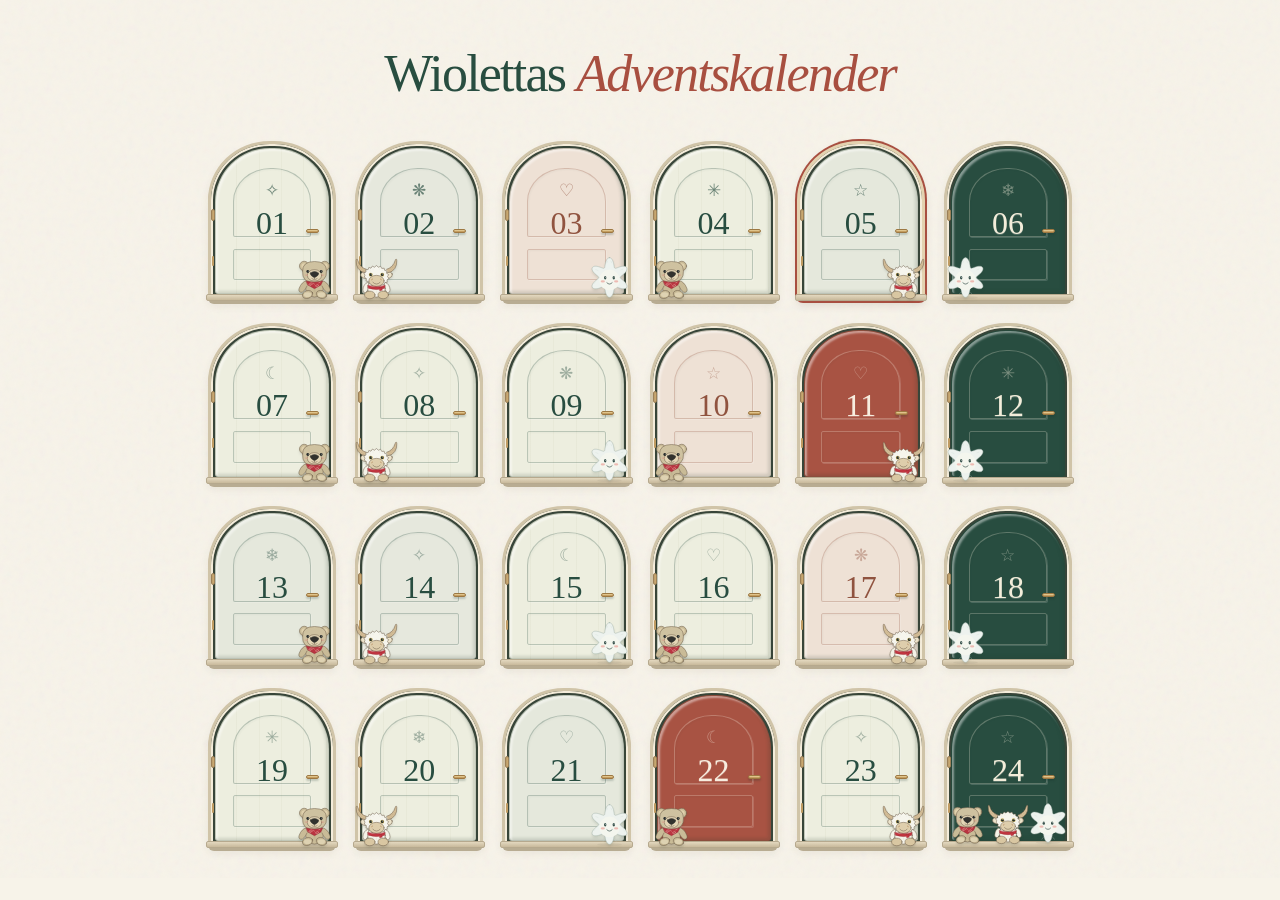
<file: adventskalender/index.html>
<!doctype html>
<html lang="de">
<head>
  <meta charset="utf-8"><meta name="viewport" content="width=device-width, initial-scale=1">
  <meta name="theme-color" content="#284d40"><meta name="description" content="Dein persönlicher Adventskalender.">
  <title>Wiolettas Adventskalender</title>
  <link rel="manifest" href="./manifest.webmanifest"><link rel="icon" href="./assets/teddy-icon.svg" type="image/svg+xml">
  <link rel="apple-touch-icon" href="./assets/teddy-icon-180.png"><link rel="stylesheet" href="./style.css">
  <script src="./app.js" defer></script>
</head>
<body class="calendar-app">
  <main class="calendar-shell">
    <h1 id="heading">Wiolettas <em>Adventskalender</em></h1>
    <p id="storage-error" class="error" role="status" hidden>Dein Browser kann den Kalenderstand gerade nicht speichern. Du kannst die Nachrichten lesen, aber geöffnete Türchen werden nach dem Neuladen möglicherweise vergessen. Bitte erlaube das Speichern von Website-Daten.</p>
    <div id="doors" class="doors" aria-label="24 Adventstürchen"></div>
    <noscript><p>Bitte aktiviere JavaScript, um die Türchen zu öffnen.</p></noscript>
    <p id="load-error" class="error" role="alert" hidden>Der Kalender konnte nicht geladen werden. Bitte lade die Seite erneut, sobald du Internet hast.</p>
  </main>
  <dialog id="door-dialog" class="door-dialog" aria-labelledby="door-title"><button class="close-button" id="close-dialog" aria-label="Türchen schließen">×</button><div id="door-content"></div></dialog>
</body>
</html>
</file>
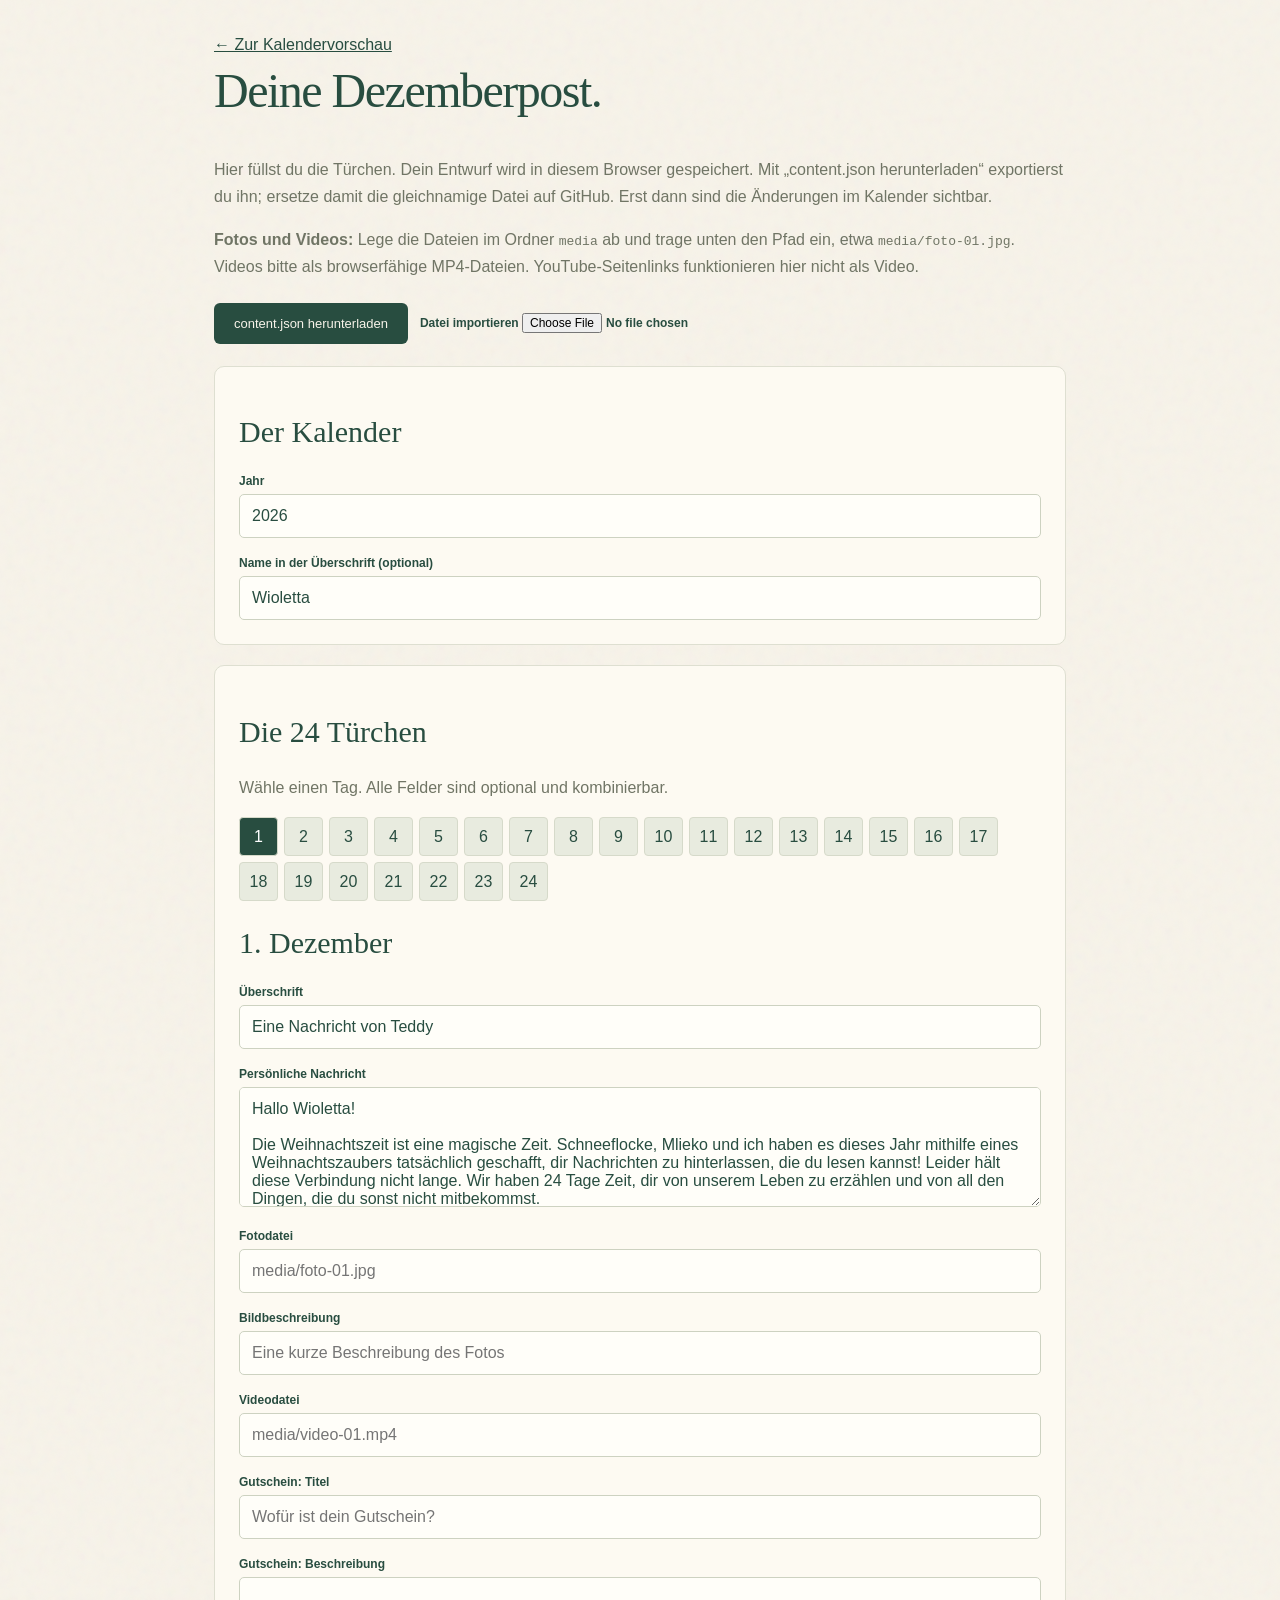
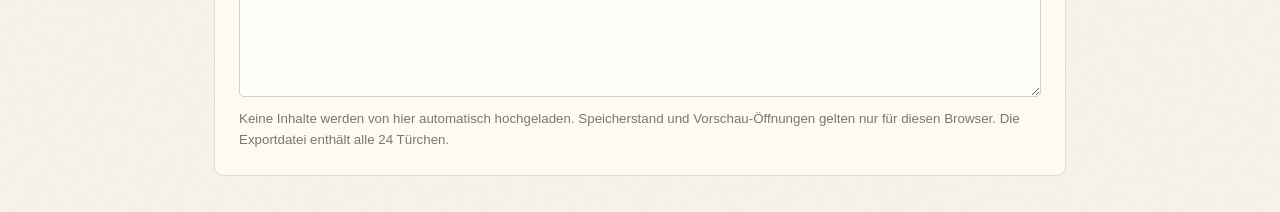
<file: adventskalender/editor.html>
<!doctype html><html lang="de"><head><meta charset="utf-8"><meta name="viewport" content="width=device-width,initial-scale=1"><title>Inhalte bearbeiten · Dezemberpost</title><link rel="stylesheet" href="./style.css"><link rel="icon" href="./assets/icon.svg"><script src="./editor.js" defer></script></head><body><main class="editor"><a href="./?vorschau=1">← Zur Kalendervorschau</a><h1>Deine Dezemberpost.</h1><p>Hier füllst du die Türchen. Dein Entwurf wird in diesem Browser gespeichert. Mit „content.json herunterladen“ exportierst du ihn; ersetze damit die gleichnamige Datei auf GitHub. Erst dann sind die Änderungen im Kalender sichtbar.</p><p><strong>Fotos und Videos:</strong> Lege die Dateien im Ordner <code>media</code> ab und trage unten den Pfad ein, etwa <code>media/foto-01.jpg</code>. Videos bitte als browserfähige MP4-Dateien. YouTube-Seitenlinks funktionieren hier nicht als Video.</p><div class="editor-actions"><button class="primary-button" id="export">content.json herunterladen</button><label for="import" style="margin:0">Datei importieren <input id="import" type="file" accept="application/json,.json"></label><span id="status" class="saved" role="status"></span></div><section class="editor-panel"><h2>Der Kalender</h2><label for="year">Jahr</label><input id="year" required type="number" min="2000" max="2200"><label for="name">Name in der Überschrift (optional)</label><input id="name" placeholder="Ihr Name"><input id="greeting" type="hidden"></section><section class="editor-panel"><h2>Die 24 Türchen</h2><p>Wähle einen Tag. Alle Felder sind optional und kombinierbar.</p><nav class="editor-nav" id="day-nav" aria-label="Tag auswählen"></nav><h2 id="day-heading">1. Dezember</h2><label for="title">Überschrift</label><input id="title"><label for="text">Persönliche Nachricht</label><textarea id="text"></textarea><div id="personal-fields" hidden><label for="personalText">24. Dezember: Worte von Felix unter seiner Figur</label><textarea id="personalText"></textarea></div><label for="image">Fotodatei</label><input id="image" placeholder="media/foto-01.jpg"><label for="imageAlt">Bildbeschreibung</label><input id="imageAlt" placeholder="Eine kurze Beschreibung des Fotos"><label for="video">Videodatei</label><input id="video" placeholder="media/video-01.mp4"><label for="voucherTitle">Gutschein: Titel</label><input id="voucherTitle" placeholder="Wofür ist dein Gutschein?"><label for="voucherDescription">Gutschein: Beschreibung</label><textarea id="voucherDescription"></textarea><small>Keine Inhalte werden von hier automatisch hochgeladen. Speicherstand und Vorschau-Öffnungen gelten nur für diesen Browser. Die Exportdatei enthält alle 24 Türchen.</small></section></main></body></html>
</file>
<file: adventskalender/style.css>
:root{--paper:#f7f3e9;--ink:#284d40;--muted:#7b8072;--red:#a84f40;--line:#dedfd1;--serif:Georgia,'Times New Roman',serif;font-family:Arial,Helvetica,sans-serif;color:var(--ink);background:var(--paper);font-synthesis:none}*{box-sizing:border-box}body{margin:0;background-image:url("data:image/svg+xml,%3Csvg viewBox='0 0 160 160' xmlns='http://www.w3.org/2000/svg'%3E%3Cfilter id='n'%3E%3CfeTurbulence type='fractalNoise' baseFrequency='.8' numOctaves='3' stitchTiles='stitch'/%3E%3C/filter%3E%3Cpath fill='%23908060' opacity='.045' filter='url(%23n)' d='M0 0h160v160H0z'/%3E%3C/svg%3E")}button,input,textarea,select{font:inherit}button,a{-webkit-tap-highlight-color:transparent}button{cursor:pointer}a{color:inherit}button:focus-visible,a:focus-visible,input:focus-visible,textarea:focus-visible,select:focus-visible{outline:3px solid #b77543;outline-offset:5px}[hidden]{display:none!important}.calendar-shell{max-width:920px;margin:auto;padding:35px 28px 30px}h1{font:400 clamp(34px,5.7vw,57px)/1.12 var(--serif);letter-spacing:-1.8px;text-align:center;margin:10px 0 38px}h1 em{font-weight:400;color:var(--red)}.doors{display:grid;grid-template-columns:repeat(6,minmax(0,1fr));gap:16px}.door{position:relative;border:1px solid #d7dbcb;border-radius:7px;background:#dbdfcd;color:var(--ink);min-width:0;aspect-ratio:1/.99;padding:0;perspective:650px;isolation:isolate;transition:box-shadow .2s}.door-leaf{position:absolute;inset:0;border-radius:6px;background:#edeedf;display:flex;flex-direction:column;align-items:center;justify-content:center;transform-origin:0 50%;z-index:2;backface-visibility:hidden}.door-leaf:before{content:'';position:absolute;inset:7px;border:1px solid currentColor;opacity:.16;border-radius:3px;pointer-events:none}.door-leaf:after{content:'';position:absolute;right:12px;top:50%;width:4px;height:4px;border-radius:50%;background:currentColor;opacity:.5}.door:nth-child(4n+2) .door-leaf{background:#e6e8dd}.door:nth-child(7n+3){color:#90533f;border-color:#dfcbb8}.door:nth-child(7n+3) .door-leaf{background:#eee1d5}.door:nth-child(8n+5) .door-leaf{background:#e5e8dc}.door:nth-child(6n){color:#f3edda;border-color:#284d40;background:#183c31}.door:nth-child(6n) .door-leaf{background:#284d40}.door:nth-child(11n){color:#f7eddf;border-color:#a85343;background:#743c31}.door:nth-child(11n) .door-leaf{background:#a85343}.door:hover{box-shadow:0 4px 12px #284d4018}.door .motif{font-size:20px;line-height:1;margin-bottom:8px;opacity:.65}.door .number{font:400 36px/1 var(--serif)}.door.locked .motif{opacity:.4}.door.today{box-shadow:0 0 0 2px var(--red);border-color:var(--paper)}.door-animal{position:absolute;bottom:-3px;right:-3px;width:43px;height:47px;z-index:3;pointer-events:none;transform-origin:50% 95%;filter:drop-shadow(0 2px 1px #263b2520)}.door:nth-child(2n) .door-animal{right:auto;left:-3px}.opened-mark{position:absolute;top:10px;right:12px;font-size:13px;z-index:3;pointer-events:none}.door.opening{z-index:5}.door.opening .door-animal{animation:animal-open 1.15s ease-in-out both}.door.opening .door-leaf{animation:door-swing 1.15s ease-in-out both}.door.scolding{z-index:5}.door.scolding .door-animal{animation:animal-scold .7s ease-in-out both}.door.scolding .door-leaf{animation:door-locked .7s ease-in-out both}.door-dialog{border:1px solid #dfdecd;border-radius:18px;background:var(--paper);color:var(--ink);padding:30px;width:min(480px,calc(100% - 30px));max-height:85dvh;box-shadow:0 24px 100px #0003;text-align:center}.door-dialog::backdrop{background:#17342ab0;backdrop-filter:blur(5px)}.eyebrow{font-size:10px;letter-spacing:2px;font-weight:700;line-height:1.6}.door-dialog h2{font:400 32px/1.2 var(--serif);margin:14px 0 18px}.door-dialog p{line-height:1.7;font-size:15px;white-space:pre-line}.close-button{position:absolute;right:12px;top:10px;border:0;background:transparent;color:var(--ink);font-size:28px;width:36px;height:36px}.empty-door{padding:0 0 8px}.empty-symbol{display:none}.empty-door p{color:#7b8072}.door-dialog img,.door-dialog video{display:block;width:100%;border-radius:8px;margin:20px 0}.door-dialog img.dialog-animal{width:115px;height:122px;border-radius:0;margin:14px auto 0}.voucher{padding:24px;border:1px dashed #a57a50;background:#efe7d5;border-radius:8px;margin-top:20px}.voucher h3{font:26px var(--serif)}.voucher button,.primary-button{border:0;border-radius:6px;background:var(--ink);color:var(--paper);padding:13px 20px;font-size:13px}.voucher button:disabled{opacity:.65;cursor:default}.error{color:#9a3d33}.editor{max-width:900px;padding:36px 24px;margin:auto}.editor h1{font-size:48px;letter-spacing:-1.5px;text-align:left}.editor h2{font:30px var(--serif)}.editor p{line-height:1.7;color:#707565}.editor-panel{border:1px solid var(--line);background:#fdfaf2;padding:24px;border-radius:10px;margin-top:20px}.editor label{display:block;font-size:12px;font-weight:700;margin:18px 0 6px}.editor input:not([type=file]),.editor textarea,.editor select{width:100%;padding:12px;border:1px solid #cdd2c1;border-radius:5px;background:#fffef9;color:var(--ink)}.editor textarea{min-height:120px;resize:vertical}.editor-actions{display:flex;gap:12px;flex-wrap:wrap;align-items:center;margin:22px 0}.editor-nav{display:flex;gap:6px;flex-wrap:wrap}.editor-nav button{width:39px;height:39px;background:#e8ebdf;border:1px solid #d6daca;color:var(--ink);border-radius:4px}.editor-nav button.active{background:var(--ink);color:white}.editor small{display:block;color:#757a6d;line-height:1.6;margin-top:7px}.saved{font-size:12px;color:var(--ink)}@keyframes animal-open{0%{transform:translate(0,0) rotate(0)}25%{transform:translate(-10px,-13px) rotate(-12deg) scale(1.25)}45%{transform:translate(-15px,-23px) rotate(9deg) scale(1.4)}65%{transform:translate(-8px,-20px) rotate(-7deg) scale(1.4)}100%{transform:translate(-8px,-20px) rotate(0) scale(1.4)}}@keyframes door-swing{0%,40%{transform:rotateY(0)}70%,100%{transform:rotateY(-108deg)}}@keyframes animal-scold{0%{transform:scale(1)}25%{transform:translateY(-13px) scale(1.4) rotate(-14deg)}45%{transform:translateY(-13px) scale(1.4) rotate(14deg)}65%{transform:translateY(-13px) scale(1.4) rotate(-12deg)}85%,100%{transform:translateY(-13px) scale(1.4)}}@keyframes door-locked{0%,30%,100%{transform:translateX(0)}40%,60%{transform:translateX(-3px)}50%,70%{transform:translateX(3px)}}@media(max-width:650px){.calendar-shell{padding:22px 18px 25px}h1{font-size:37px;letter-spacing:-1.2px;margin:8px 0 27px}.doors{grid-template-columns:repeat(3,minmax(0,1fr));gap:13px}.door{aspect-ratio:1/.88}.door .number{font-size:34px}.door .motif{font-size:17px;margin-bottom:6px}.door-animal{width:39px;height:43px}.door-dialog{padding:28px 23px}.door-dialog h2{font-size:29px}}@media(max-width:360px){h1{font-size:32px}.door-animal{width:34px;height:39px}.door .number{font-size:30px}.doors{gap:11px}}@media(prefers-reduced-motion:reduce){*,*:before,*:after{animation:none!important;transition:none!important;scroll-behavior:auto!important}}
/* The animal reaches for the handle, pulls the two-sided door around its centre,
   then lets go and celebrates. Both movements share one 2.45-second timeline. */
.calendar-app h1{font-size:clamp(30px,5.1vw,52px)}
.door-leaf{display:block;transform-style:preserve-3d;transform-origin:50% 50%;backface-visibility:visible;background:transparent!important}
.door-leaf:before,.door-leaf:after{display:none}
.door-front,.door-back{position:absolute;inset:0;border-radius:6px;backface-visibility:hidden;display:flex;flex-direction:column;align-items:center;justify-content:center;background:#edeedf}
.door-front:before,.door-back:before{content:'';position:absolute;inset:7px;border:1px solid currentColor;opacity:.16;border-radius:3px}
.door-front:after{content:'';position:absolute;right:10%;top:48%;width:7px;height:7px;border:1px solid currentColor;border-radius:50%;background:currentColor;box-shadow:0 1px 2px #0002;opacity:.65}
.door-back{transform:rotateY(180deg);font:36px var(--serif);background:#e2dfca}
.door:nth-child(4n+2) .door-front{background:#e6e8dd}.door:nth-child(7n+3) .door-front{background:#eee1d5}.door:nth-child(8n+5) .door-front{background:#e5e8dc}.door:nth-child(6n) .door-front{background:#284d40}.door:nth-child(6n) .door-back{background:#345f4e}.door:nth-child(11n) .door-front{background:#a85343}.door:nth-child(11n) .door-back{background:#b9725c}
.animal-rig{position:absolute;right:auto;left:var(--animal-start);bottom:-3px;--animal-width:43px;--animal-start:calc(100% - var(--animal-width) + 3px);width:var(--animal-width);height:47px;z-index:3;pointer-events:none;transform-origin:50% 88%;--fur:#fbf5e8;--outline:#423c32;--paw:#514c43}

.door:nth-child(2n) .animal-rig{right:auto;left:-3px}
.door .door-animal,.door:nth-child(2n) .door-animal{position:relative;inset:auto;width:100%;height:100%;z-index:1;transform:none;filter:drop-shadow(0 2px 1px #263b2520)}
.animal-arm{position:absolute;top:68%;height:25%;width:16%;background:var(--fur);border:1px solid var(--outline);border-radius:50% 50% 40% 40%;transform-origin:50% 15%;z-index:2;opacity:0}
.animal-arm:after{content:'';position:absolute;left:-8%;right:-8%;height:40%;bottom:-5%;background:var(--paw);border:1px solid var(--outline);border-radius:50%}
.arm-left{left:26%;transform:rotate(15deg)}.arm-right{right:23%;transform:rotate(-15deg)}
.door.opening{z-index:8}
.door.opening .door-animal{animation:animal-body-turn 2.45s ease-in-out both}
.door.opening .animal-rig{animation:animal-turn-door 2.45s ease-in-out both}
.door.opening .arm-left{animation:paw-reach-left 2.45s ease-in-out both}
.door.opening .arm-right{animation:paw-reach-right 2.45s ease-in-out both}
.door.opening .door-leaf{animation:door-turn-over 2.45s ease-in-out both}
.door.opening .door-front:after{animation:handle-turn 2.45s ease-in-out both}
@keyframes animal-turn-door{
  0%{left:var(--animal-start);bottom:-3px;transform:scale(1) rotate(0)}
  12%{left:65%;bottom:6%;transform:scale(1.15) rotate(-8deg)}
  24%{left:67%;bottom:20%;transform:scale(1.32) rotate(-13deg)}
  34%{left:66%;bottom:20%;transform:scale(1.32) rotate(5deg)}
  48%{left:45%;bottom:18%;transform:scale(1.32) rotate(15deg)}
  63%{left:8%;bottom:14%;transform:scale(1.32) rotate(20deg)}
  76%{left:-15%;bottom:10%;transform:scale(1.32) rotate(10deg)}
  84%{left:3%;bottom:6%;transform:scale(1.25) rotate(-8deg)}
  92%{left:15%;bottom:20%;transform:scale(1.25) rotate(5deg)}
  100%{left:20%;bottom:5%;transform:scale(1.25) rotate(0)}
}
@keyframes door-turn-over{0%,34%{transform:rotateY(0)}48%{transform:rotateY(-45deg)}63%{transform:rotateY(-100deg)}76%,100%{transform:rotateY(-172deg)}}
@keyframes animal-body-turn{0%,12%{transform:scaleX(1)}24%,34%{transform:scaleX(.7) rotate(-6deg)}48%{transform:scaleX(.85) rotate(4deg)}63%,76%{transform:scaleX(.7) rotate(5deg)}84%,100%{transform:scaleX(1)}}
@keyframes paw-reach-left{0%,12%{opacity:0;transform:rotate(15deg)}24%,34%{opacity:1;transform:rotate(105deg) scaleY(1.3)}48%{opacity:1;transform:rotate(65deg) scaleY(1.3)}63%,76%{opacity:1;transform:rotate(-45deg) scaleY(1.3)}84%{opacity:1;transform:rotate(145deg)}92%{opacity:1;transform:rotate(170deg)}100%{opacity:0;transform:rotate(15deg)}}
@keyframes paw-reach-right{0%,12%{opacity:0;transform:rotate(-15deg)}24%,34%{opacity:1;transform:rotate(70deg) scaleY(1.2)}48%{opacity:1;transform:rotate(45deg) scaleY(1.2)}63%,76%{opacity:1;transform:rotate(-65deg) scaleY(1.2)}84%{opacity:1;transform:rotate(-145deg)}92%{opacity:1;transform:rotate(-170deg)}100%{opacity:0;transform:rotate(-15deg)}}
@keyframes handle-turn{0%,24%{transform:scale(1)}30%,34%{transform:scale(.8,1.3)}40%,100%{transform:scale(1)}}
@media(max-width:650px){.calendar-app h1{font-size:clamp(26px,6.8vw,37px);letter-spacing:-1px}.animal-rig{--animal-width:39px;height:43px}}
@media(max-width:360px){.animal-rig{--animal-width:34px;height:39px}}

/* Left-side helpers take two small hops to the same exact starting point.
   The rest of the choreography waits for their arrival at the handle. */
.door:nth-child(2n).opening .animal-rig{animation-name:animal-hop-and-turn;animation-duration:3.1s}
.door:nth-child(2n).opening .door-animal,
.door:nth-child(2n).opening .arm-left,
.door:nth-child(2n).opening .arm-right,
.door:nth-child(2n).opening .door-leaf,
.door:nth-child(2n).opening .door-front:after{animation-delay:.65s}
@keyframes animal-hop-and-turn{
  0%{left:-3px;bottom:-3px;transform:scale(1) rotate(0)}
  5%{left:17%;bottom:12px;transform:scale(1) rotate(-9deg)}
  10%{left:32%;bottom:-3px;transform:scale(1) rotate(0)}
  15%{left:50%;bottom:12px;transform:scale(1) rotate(-9deg)}
  20.9677%{left:var(--animal-start);bottom:-3px;transform:scale(1) rotate(0)}
  30.4516%{left:65%;bottom:6%;transform:scale(1.15) rotate(-8deg)}
  39.9355%{left:67%;bottom:20%;transform:scale(1.32) rotate(-13deg)}
  47.8387%{left:66%;bottom:20%;transform:scale(1.32) rotate(5deg)}
  58.9032%{left:45%;bottom:18%;transform:scale(1.32) rotate(15deg)}
  70.7581%{left:8%;bottom:14%;transform:scale(1.32) rotate(20deg)}
  81.0323%{left:-15%;bottom:10%;transform:scale(1.32) rotate(10deg)}
  87.3548%{left:3%;bottom:6%;transform:scale(1.25) rotate(-8deg)}
  93.6774%{left:15%;bottom:20%;transform:scale(1.25) rotate(5deg)}
  100%{left:20%;bottom:5%;transform:scale(1.25) rotate(0)}
}
/* Personal plush companions. */
.animal-rig[data-animal=teddy]{--fur:#c9bb97;--outline:#665442;--paw:#ded2b2}
.animal-rig[data-animal=cow]{--fur:#f4f2e7;--outline:#665442;--paw:#d9c7a2}
.animal-rig[data-animal=snowflake]{--fur:#edf2ee;--outline:#a1b1a8;--paw:#edf2ee}
/* The reverse of a door identifies a past or already visited day at a glance. */
.door.opened .door-leaf{transform:rotateY(-180deg)}
.door.opened{border-style:dashed;border-color:#a8b29b}
.door.opened .door-back{box-shadow:inset 0 0 20px #fff3}
.door.opened .opened-mark{display:none}
.back-heart{font:22px var(--serif);opacity:.55;margin-bottom:3px}
.back-number{font:32px var(--serif)}
/* Little cottage doors: an arched frame, recessed wooden panels and brass hardware. */
.doors{gap:22px 19px}
.door{
  aspect-ratio:1/1.25;
  border:3px solid #d0c4a8;
  border-radius:48% 48% 6px 6px / 37% 37% 6px 6px;
  background:#384539;
  box-shadow:inset 0 0 0 2px #f4ecda,0 3px 0 #b8ac92,0 5px 9px #493e2714;
}
.door:nth-child(7n+3),.door:nth-child(6n),.door:nth-child(11n){border-color:#d0c4a8;background:#384539}
.door:after{content:'';position:absolute;bottom:-3px;left:-5px;right:-5px;height:5px;border:1px solid #b6a98e;background:linear-gradient(#e3d8bf,#c8b99b);border-radius:2px;z-index:2;pointer-events:none}
.door-leaf{inset:4px;border-radius:inherit}
.door-front,.door-back{
  border-radius:48% 48% 3px 3px / 37% 37% 3px 3px;
  border:1px solid #273b2938;
  box-shadow:inset 2px 2px 2px #ffffff70,inset -2px -2px 3px #23352625;
  background-image:repeating-linear-gradient(90deg,transparent 0 18%,#5e60360a 18% 19%,transparent 19% 20%);
}
.door-front:before{
  inset:13% 15% 39%;border:1px solid currentColor;
  border-radius:48% 48% 2px 2px / 48% 48% 2px 2px;opacity:.27;
  box-shadow:inset 1px 1px 2px #243c3526,1px 1px 0 #fff9;
}
.door-panel{position:absolute;left:15%;right:15%;top:69%;bottom:9%;border:1px solid currentColor;border-radius:2px;opacity:.25;box-shadow:inset 1px 1px 2px #243c3526,1px 1px 0 #fff9}
.door .motif{position:absolute;top:23%;font-size:17px;margin:0}
.door .number{position:absolute;top:40%;font-size:32px;text-shadow:0 1px 0 #fff3}
.door-front:after{display:none}
.door-handle{position:absolute;right:8%;top:55%;width:13px;height:4px;border:1px solid #9d7842;border-radius:3px;background:linear-gradient(#edd7a2,#b78b4a);box-shadow:0 2px 2px #162b2933;transform-origin:75% 50%}
.door-handle:before{content:'';position:absolute;right:0;top:-6px;width:5px;height:15px;border:1px solid #a1804d;border-radius:4px;background:linear-gradient(90deg,#f2dfb0,#b99257);z-index:-1}
.door-hinges{position:absolute;left:0;top:42%;width:4px;height:12px;background:linear-gradient(90deg,#94774c,#e5c78d,#ad8750);border:1px solid #9c8058;border-radius:2px;z-index:3;box-shadow:0 46px 0 -1px #bf9b62;pointer-events:none}
.door.opening .door-handle{animation:handle-turn 2.45s ease-in-out both}
.door:nth-child(2n).opening .door-handle{animation-delay:.65s}
.door.opened{border-style:solid;border-color:#bcb39c}
.door.opened .door-back{box-shadow:inset 2px 2px 3px #23352630,inset -1px -1px 1px #fff8;background-image:repeating-linear-gradient(90deg,transparent 0 24%,#384d3612 24% 25%);}
.door-back:before{inset:12% 14%;border-radius:48% 48% 2px 2px / 35% 35% 2px 2px;opacity:.25;box-shadow:inset 1px 1px 2px #243c3526}
.door.today{box-shadow:inset 0 0 0 2px #f4ecda,0 0 0 2px var(--red),0 4px 9px #493e2725;border-color:#e3d2b0}
.door:hover{box-shadow:inset 0 0 0 2px #f4ecda,0 3px 0 #b8ac92,0 6px 13px #493e2727}
@media(max-width:650px){.doors{gap:19px 14px}.door{aspect-ratio:1/1.2}.door .number{font-size:29px}.door .motif{font-size:15px}.door-hinges{box-shadow:0 34px 0 -1px #bf9b62}.door-handle{width:11px}}
@media(max-width:360px){.door .number{font-size:26px}.doors{gap:17px 12px}}
/* An opened door stays a little ajar: the frame reveals a dark gap on the right. */
.door.opened .door-leaf{transform:rotateY(-155deg)}
.door.opened{background:linear-gradient(90deg,#53604a,#273c30 65%,#182a21);box-shadow:inset 0 0 0 2px #eee5d0,0 3px 0 #b8ac92,0 5px 9px #493e2714}
.door.opened:nth-child(6n),.door.opened:nth-child(11n),.door.opened:nth-child(7n+3){background:linear-gradient(90deg,#53604a,#273c30 65%,#182a21)}

.door.opened .door-back{box-shadow:inset 2px 2px 3px #23352630,inset -1px -1px 1px #fff8,3px 1px 3px #15271e66}
/* Letters keep their original words and give the plush sender room to come alive. */
.door-dialog{width:min(560px,calc(100% - 30px));scrollbar-width:thin;scrollbar-color:#bac3ae transparent;overscroll-behavior:contain}
.door-dialog .dialog-animal{animation:letter-arrival .6s ease-out both}
.door-dialog h2{font-size:29px}
.door-dialog p.letter-text{text-align:left;font-size:16px;line-height:1.85;color:#3e5148;margin:24px 0 8px;white-space:pre-wrap;overflow-wrap:anywhere}
.door-dialog img.dialog-animal{width:140px;height:148px;margin:12px auto 0}
.close-button{z-index:5;background:var(--paper);border-radius:50%}
@keyframes letter-arrival{from{opacity:0;transform:translateY(9px) scale(.96)}to{opacity:1;transform:translateY(0) scale(1)}}
@media(max-width:650px){.door-dialog{padding:28px 24px}.door-dialog h2{font-size:25px}.door-dialog p.letter-text{font-size:15px;line-height:1.8}.door-dialog img.dialog-animal{width:126px;height:133px}}
/* Keep the close button available while a longer letter scrolls underneath. */
.door-dialog{padding:0;overflow:hidden}
#door-content{max-height:calc(85dvh - 2px);overflow-y:auto;overscroll-behavior:contain;padding:30px;scrollbar-width:thin;scrollbar-color:#bac3ae transparent}
@media(max-width:650px){.door-dialog{padding:0}#door-content{padding:28px 24px}}
/* Christmas Eve: the three friends open the last door together. */
.door.finale-door .animal-rig{width:34%;max-width:48px;height:auto;aspect-ratio:180/190;left:0;bottom:-4px;--animal-start:0}
.door.finale-door .animal-rig[data-animal=cow]{left:33%;--animal-start:33%}
.door.finale-door .animal-rig[data-animal=snowflake]{left:66%;--animal-start:66%}
.door.finale-door.opening .animal-rig{animation:finale-helper 3.4s ease-in-out both}
.door.finale-door.opening .door-animal{animation:finale-body 3.4s ease-in-out both;animation-delay:0s}
.door.finale-door.opening .arm-left,.door.finale-door.opening .arm-right{animation-duration:3.4s;animation-delay:0s}
.door.finale-door.opening .door-leaf{animation:finale-door-turn 3.4s ease-in-out both;animation-delay:0s}
.door.finale-door.opening .door-handle{animation-duration:3.4s;animation-delay:0s}
@keyframes finale-helper{0%{transform:translate(0,0) rotate(0)}18%{transform:translate(0,-5px) rotate(-5deg)}34%{transform:translate(0,-13px) rotate(5deg)}55%{transform:translate(-9px,-12px) rotate(12deg)}78%{transform:translate(-15px,-8px) rotate(5deg)}90%{transform:translate(-4px,-16px) rotate(-4deg)}100%{transform:translate(0,0) rotate(0)}}
@keyframes finale-body{0%,15%,90%,100%{transform:scaleX(1)}32%,75%{transform:scaleX(.78) rotate(-5deg)}}
@keyframes finale-door-turn{0%,34%{transform:rotateY(0)}55%{transform:rotateY(-65deg)}78%,100%{transform:rotateY(-155deg)}}
.dialog-companions{display:flex;align-items:flex-end;justify-content:center;gap:2px;margin:18px auto 0;max-width:360px}
.door-dialog .dialog-companions img.dialog-animal{width:32%;height:auto;aspect-ratio:180/190;margin:0;min-width:0}
.personal-letter{margin-top:38px;padding-top:16px}
.door-dialog img.felix-avatar{width:148px;height:173px;object-fit:contain;margin:0 auto;border-radius:0}
.personal-letter h3{font:400 24px/1.3 var(--serif);margin:10px 0 0}
@media(prefers-reduced-motion:reduce){.door.finale-door.opening .animal-rig,.door.finale-door.opening .door-animal,.door.finale-door.opening .door-leaf{animation:none!important}}
</file>
